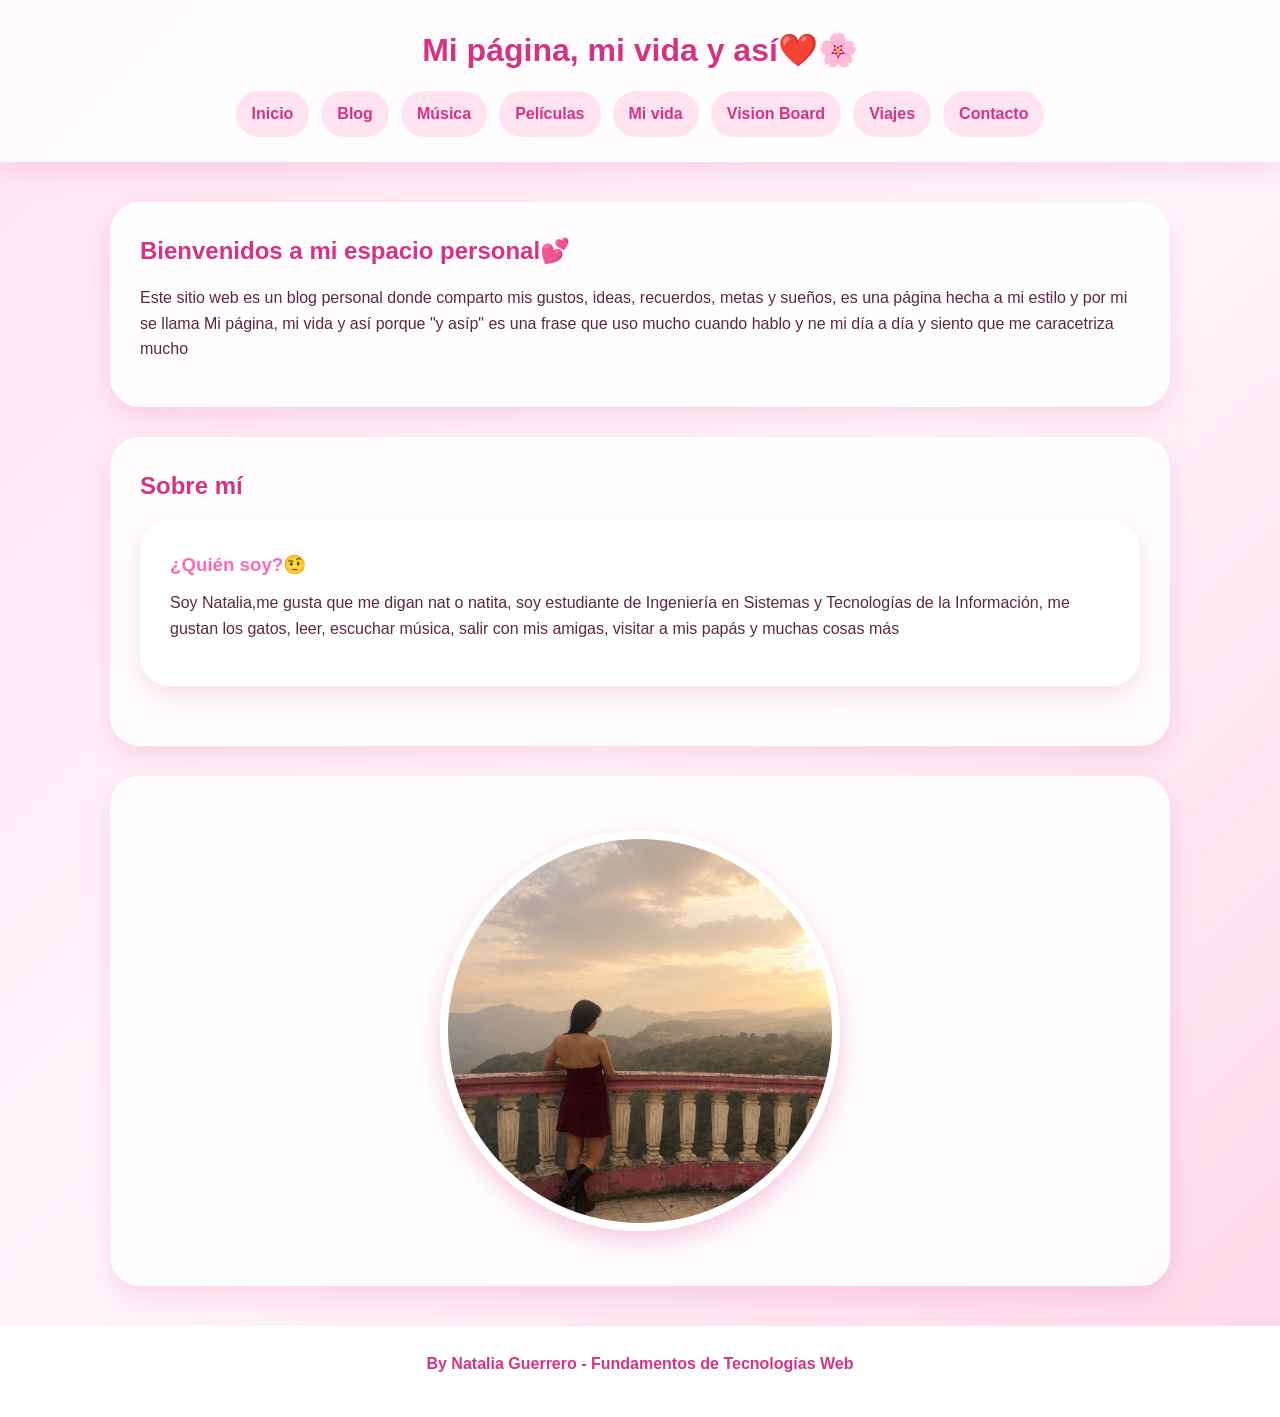
<file: index.html>
<!DOCTYPE html>
<html lang="es">
<head>
    <meta charset="UTF-8">
    <meta name="viewport" content="width=device-width, initial-scale=1.0">
    <title>Mi página, mi vida y así❤️</title>
    <link rel="stylesheet" href="css/estilos.css">
</head>
<body>

<header>
    <h1>Mi página, mi vida y así❤️🌸</h1>
    <nav>
        <a href="index.html">Inicio</a>
        <a href="blog.html">Blog</a>
        <a href="musica.html">Música</a>
        <a href="peliculas.html">Películas</a>
        <a href="vida.html">Mi vida</a>
        <a href="visionboard.html">Vision Board</a>
        <a href="viajes.html">Viajes</a>
        <a href="contacto.html">Contacto</a>
    </nav>
</header>

<main>
    <section>
        <h2>Bienvenidos a mi espacio personal💕</h2>
        <p>
            Este sitio web es un blog personal donde comparto mis gustos, ideas,
            recuerdos, metas y sueños, es una página hecha a mi estilo y por mi
            se llama Mi página, mi vida y así porque "y asíp" es una frase que uso 
            mucho cuando hablo y ne mi día a día y siento que me caracetriza mucho 
        </p>
    </section>

    <section>
        <h2>Sobre mí</h2>
        <article>
            <h3>¿Quién soy?🤨</h3>
            <p>
                Soy Natalia,me gusta que me digan nat o natita, soy
                estudiante de Ingeniería en Sistemas y Tecnologías de la Información, 
                me gustan los gatos, leer, escuchar música, salir con mis amigas, visitar a mis papás
                y muchas cosas más
            </p>
        </article>
    </section>

    <section>

    <img
        src="img/iniciooo.png"
        alt="Fotografía de Natalia"
        class="foto-inicio">

</section>
</main>

<footer>
    <p>By Natalia Guerrero - Fundamentos de Tecnologías Web</p>
</footer>

<script src="js/script.js"></script>
</body>
</html>
</file>
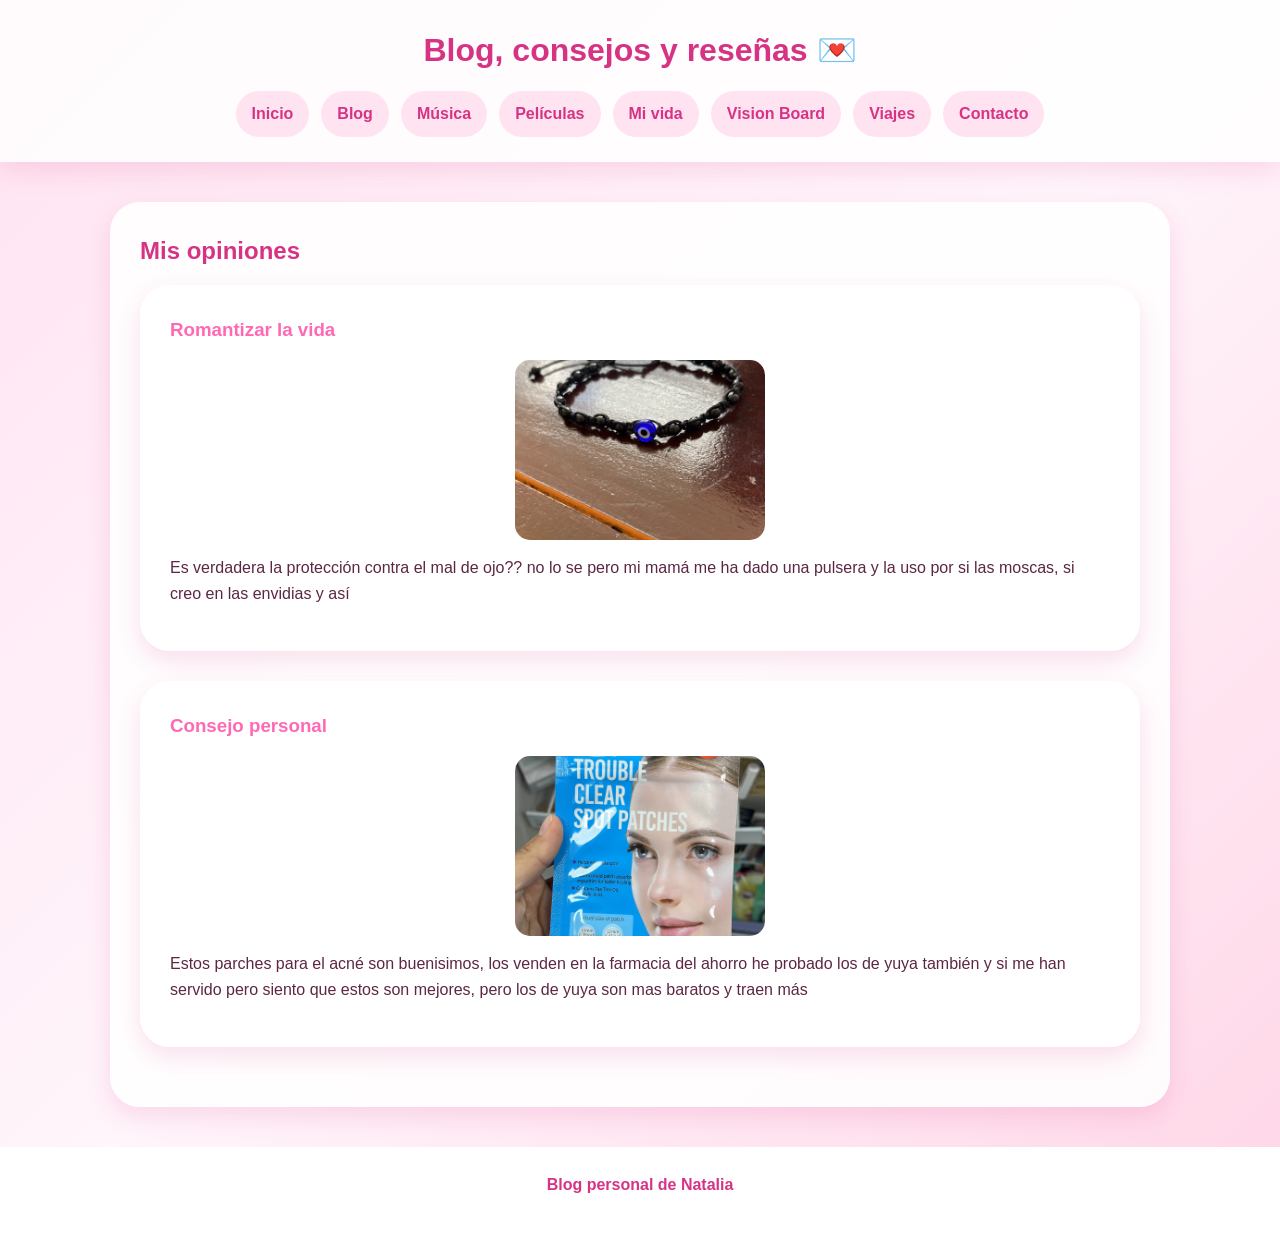
<file: blog.html>
<!DOCTYPE html>
<html lang="es">
<head>
    <meta charset="UTF-8">
    <meta name="viewport" content="width=device-width, initial-scale=1.0">
    <title>Blog | Mi página, mi vida y asíu</title>
    <link rel="stylesheet" href="css/estilos.css">
</head>
<body>

<header>
    <h1>Blog, consejos y reseñas 💌</h1>
    <nav>
        <a href="index.html">Inicio</a>
        <a href="blog.html">Blog</a>
        <a href="musica.html">Música</a>
        <a href="peliculas.html">Películas</a>
        <a href="vida.html">Mi vida</a>
        <a href="visionboard.html">Vision Board</a>
        <a href="viajes.html">Viajes</a>
        <a href="contacto.html">Contacto</a>
    </nav>
</header>

<main>
    <section>
        <h2>Mis opiniones</h2>

        <article>
            <h3>Romantizar la vida</h3>

            <img
                src="img/blog.jpg"
                alt="Imagen relacionada con romantizar la vida"
                class="blog-imagen">

            <p>
                Es verdadera la protección contra el mal de ojo?? no lo se pero mi mamá
                me ha dado una pulsera y la uso por si las moscas, si creo en las envidias y así
                
            </p>
        </article>

        <article>
            <h3>Consejo personal</h3>

            <img
                src="img/blog1.jpg"
                alt="Imagen relacionada con un consejo personal"
                class="blog-imagen">

            <p>
                Estos parches para el acné son buenisimos, los venden en la farmacia del ahorro
                he probado los de yuya también y si me han servido pero siento que estos son mejores, 
                pero los de yuya son mas baratos y traen más
            </p>
        </article>
    </section>
</main>

<footer>
    <p>Blog personal de Natalia</p>
</footer>

<script src="js/script.js"></script>

</body>
</html>
</file>
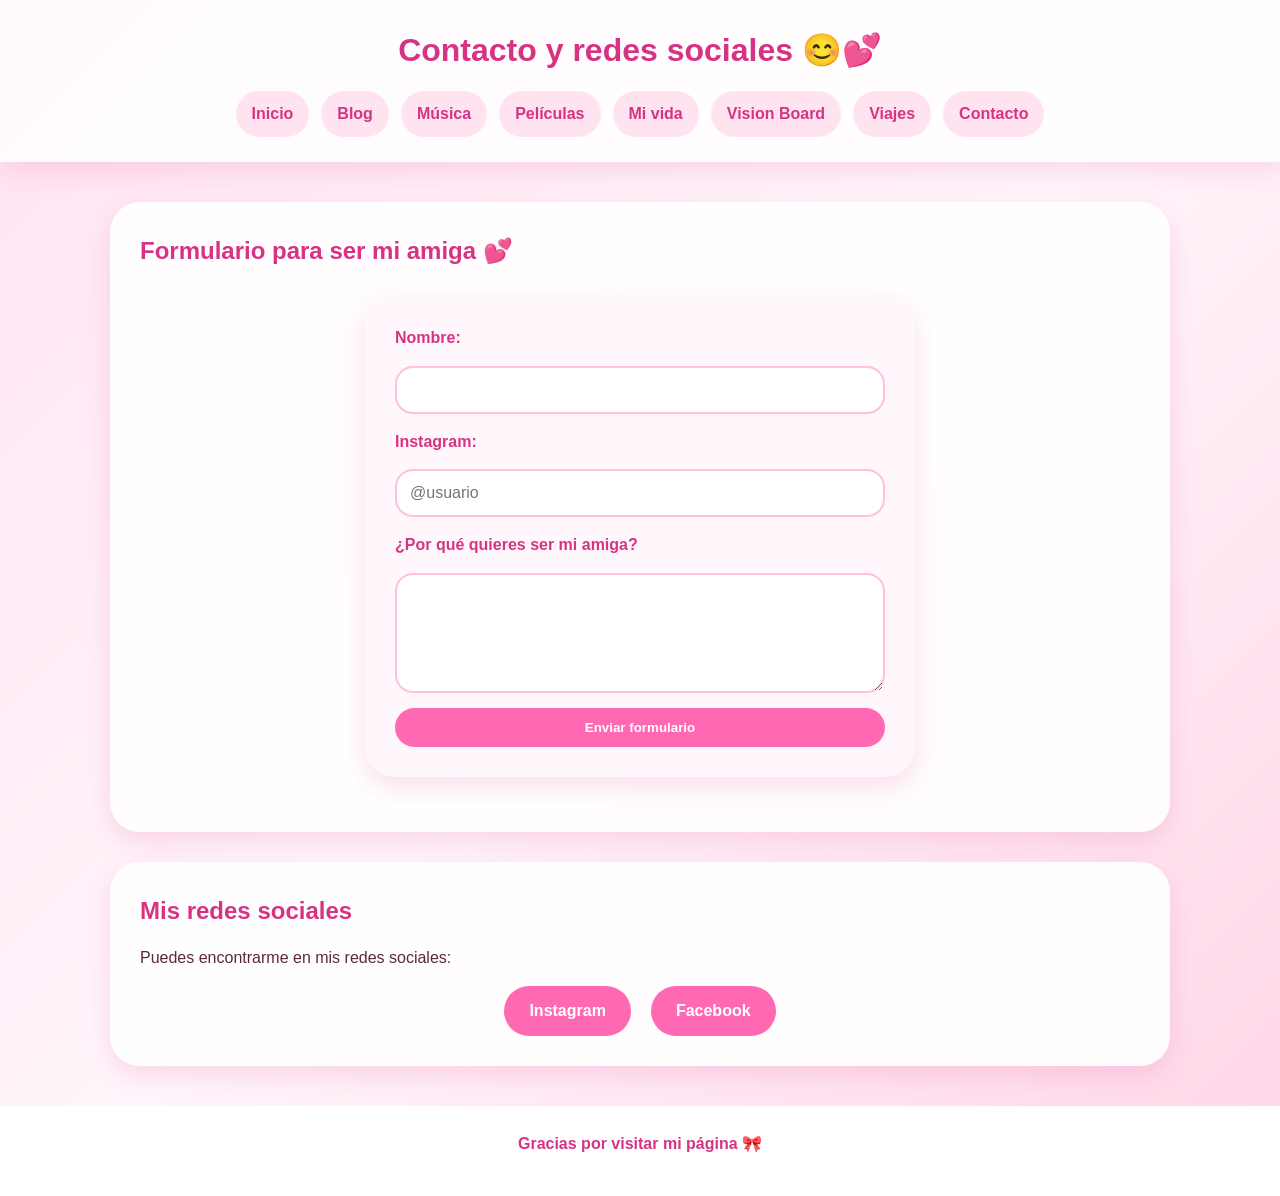
<file: contacto.html>
<!DOCTYPE html>
<html lang="es">
<head>
    <meta charset="UTF-8">
    <meta name="viewport" content="width=device-width, initial-scale=1.0">
    <title>Contacto | Mi página, mi vida y así</title>
    <link rel="stylesheet" href="css/estilos.css">
</head>
<body>

<header>
    <h1>Contacto y redes sociales 😊💕</h1>
    <nav>
        <a href="index.html">Inicio</a>
        <a href="blog.html">Blog</a>
        <a href="musica.html">Música</a>
        <a href="peliculas.html">Películas</a>
        <a href="vida.html">Mi vida</a>
        <a href="visionboard.html">Vision Board</a>
        <a href="viajes.html">Viajes</a>
        <a href="contacto.html">Contacto</a>
    </nav>
</header>

<main>

    <section>
        <h2>Formulario para ser mi amiga 💕</h2>

        <form id="formularioAmistad">
            <label for="nombre">Nombre:</label>
            <input type="text" id="nombre" required>

            <label for="instagram">Instagram:</label>
            <input type="text" id="instagram" placeholder="@usuario">

            <label for="mensaje">¿Por qué quieres ser mi amiga?</label>
            <textarea id="mensaje" required></textarea>

            <button type="submit">Enviar formulario</button>
        </form>

        <p id="respuestaFormulario"></p>
    </section>

    <section>
        <h2>Mis redes sociales</h2>

        <p>Puedes encontrarme en mis redes sociales:</p>

        <div class="redes-sociales">
            <a href="https://www.instagram.com/nananatgc"
               target="_blank"
               class="red-social">
                Instagram
            </a>

            <a href="https://www.facebook.com/nananatgc"
               target="_blank"
               class="red-social">
                Facebook
            </a>
        </div>
    </section>

</main>

<footer>
    <p>Gracias por visitar mi página 🎀</p>
</footer>

<script src="js/script.js"></script>
</body>
</html>
</file>
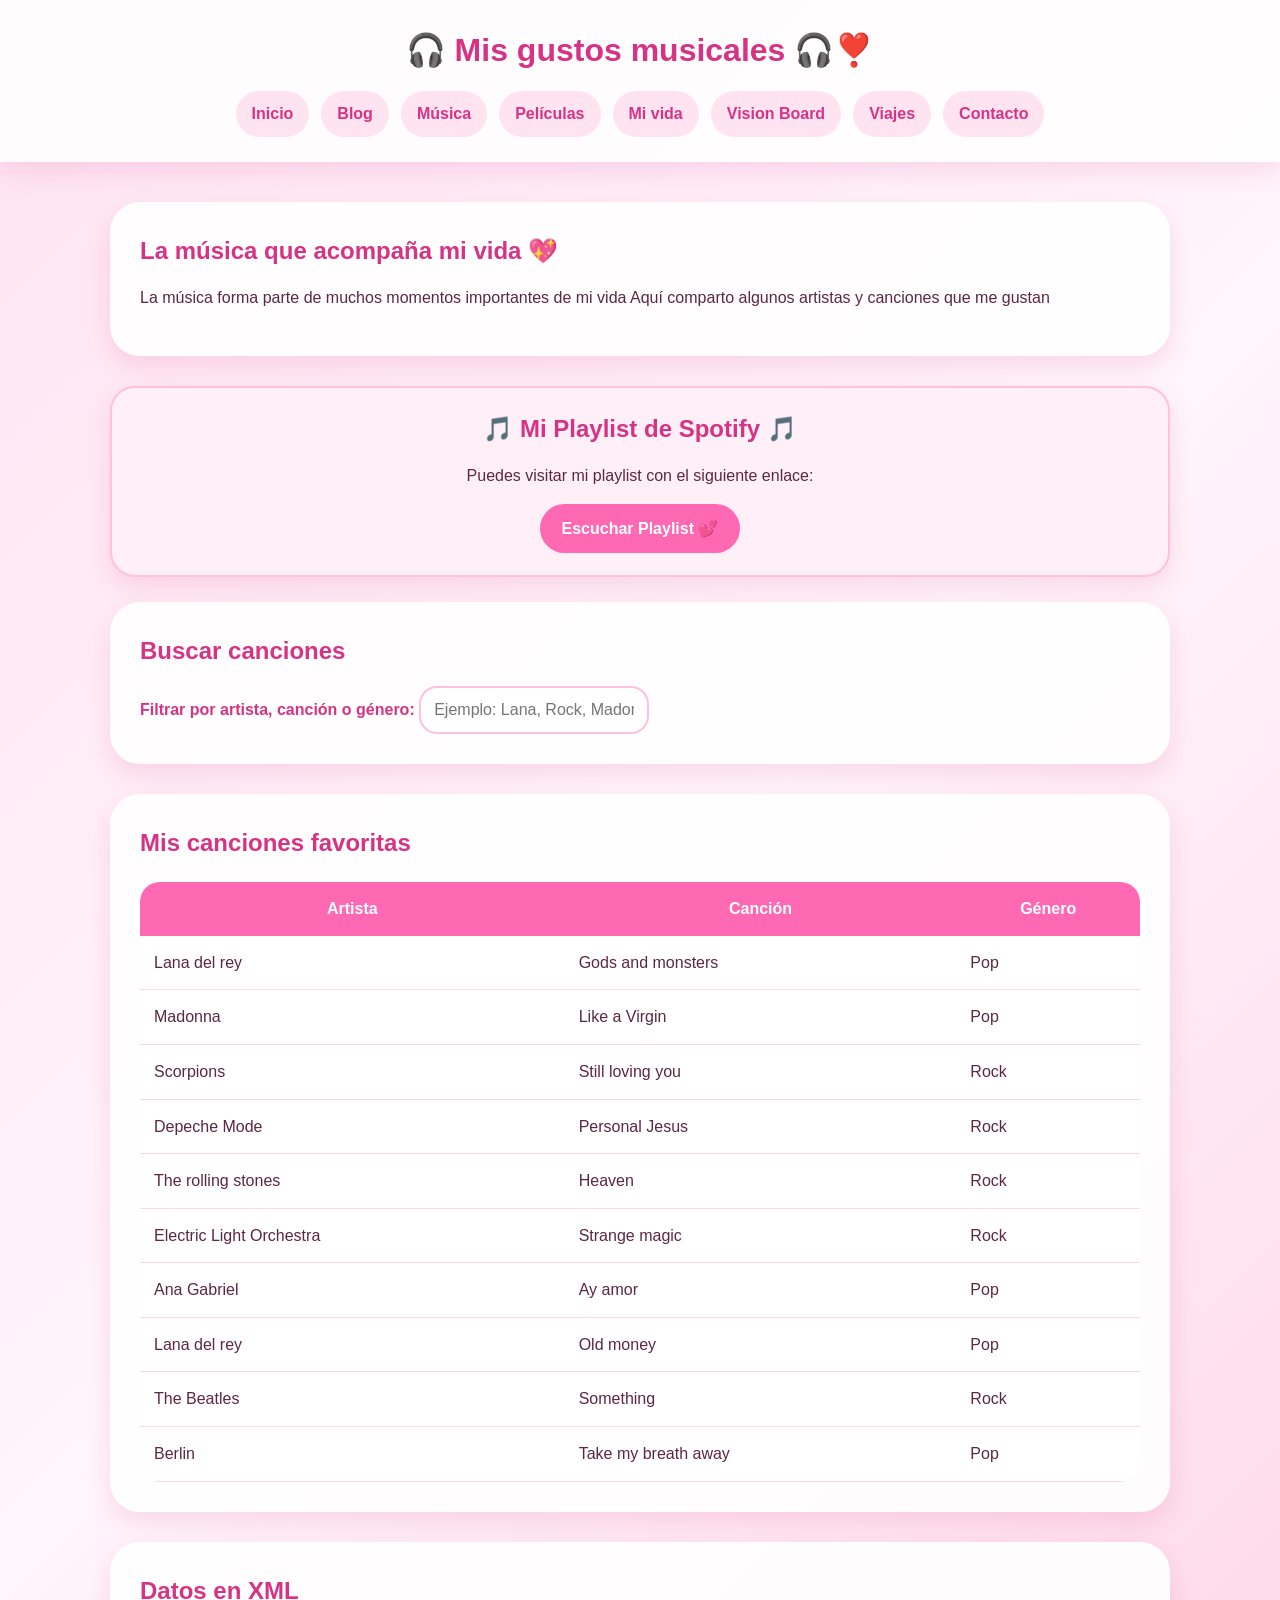
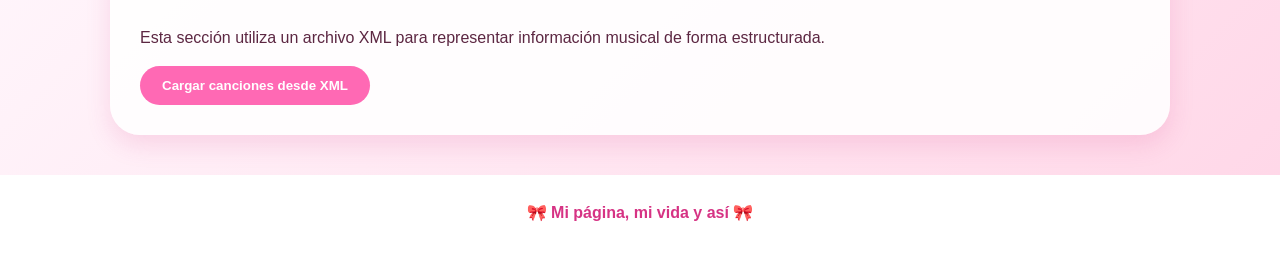
<file: musica.html>
<!DOCTYPE html>
<html lang="es">

<head>
    <meta charset="UTF-8">
    <meta name="viewport" content="width=device-width, initial-scale=1.0">
    <title>Mis gustos musicales 🎧❤️</title>

    <link rel="stylesheet" href="css/estilos.css">
</head>

<body>

    <header>

        <h1>🎧 Mis gustos musicales 🎧❣️</h1>

        <nav>
            <a href="index.html">Inicio</a>
            <a href="blog.html">Blog</a>
            <a href="musica.html">Música</a>
            <a href="peliculas.html">Películas</a>
            <a href="vida.html">Mi vida</a>
            <a href="visionboard.html">Vision Board</a>
            <a href="viajes.html">Viajes</a>
            <a href="contacto.html">Contacto</a>
        </nav>

    </header>

    <main>

        <section>

            <h2>La música que acompaña mi vida 💖</h2>

            <p>
                La música forma parte de muchos momentos importantes de mi vida
                Aquí comparto algunos artistas y canciones que me gustan
            </p>

        </section>

        <section class="spotify-box">

            <h2>🎵 Mi Playlist de Spotify 🎵</h2>

            <p>
                Puedes visitar mi playlist con el siguiente enlace:
            </p>

            <a
                href="https://open.spotify.com/playlist/5nVOAmzwQlTdKAlhNwn3YP?si=2b363c70e8174204"
                target="_blank"
                class="btn">

                Escuchar Playlist 💕
            </a>

        </section>

        <section>

            <h2>Buscar canciones</h2>

            <label for="filtroMusica">
                Filtrar por artista, canción o género:
            </label>

            <input
                type="text"
                id="filtroMusica"
                placeholder="Ejemplo: Lana, Rock, Madonna...">

        </section>

        <section>

            <h2>Mis canciones favoritas</h2>

            <table>

                <thead>

                    <tr>
                        <th>Artista</th>
                        <th>Canción</th>
                        <th>Género</th>
                    </tr>

                </thead>

                <tbody id="tablaMusica">

                </tbody>

            </table>

        </section>
        
        <section>
            <h2>Datos en XML</h2>
            <p>
                Esta sección utiliza un archivo XML para representar información musical
                de forma estructurada.
            </p>

            <button id="btnXML">Cargar canciones desde XML</button>

            <div id="resultadoXML"></div>
        </section>

        


    </main>

    <footer>

        <p>
            🎀 Mi página, mi vida y así 🎀
        </p>

    </footer>

    <script src="js/script.js"></script>

</body>

</html>
</file>
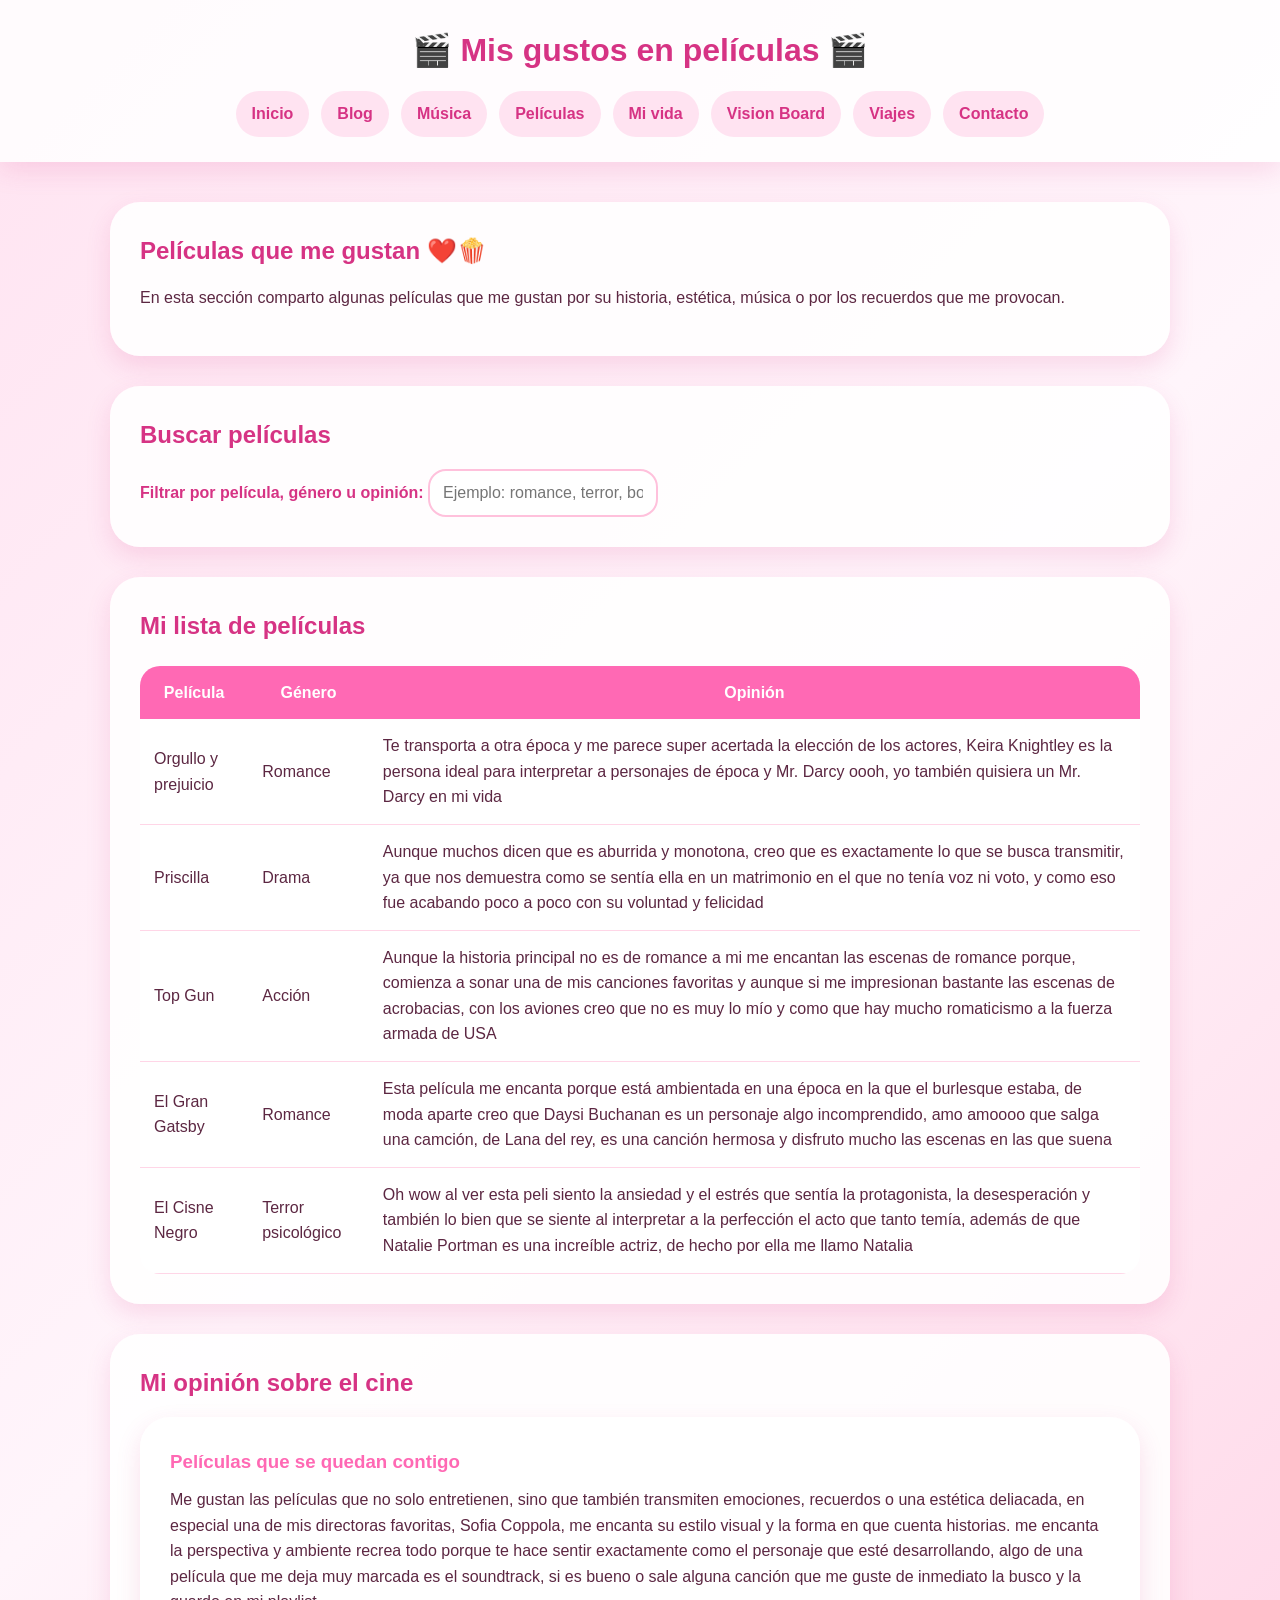
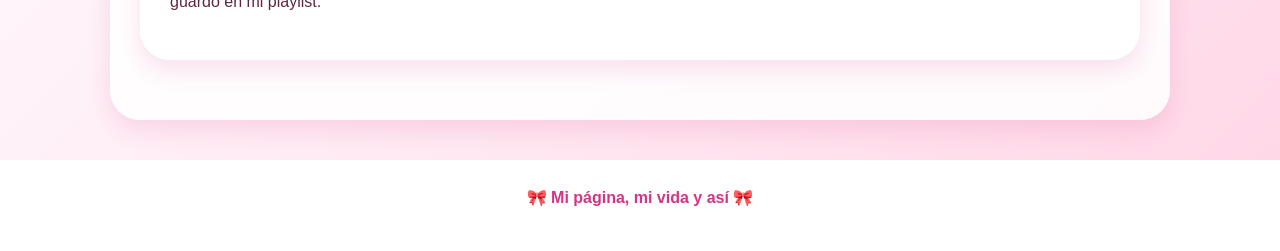
<file: peliculas.html>
<!DOCTYPE html>
<html lang="es">
<head>
    <meta charset="UTF-8">
    <meta name="viewport" content="width=device-width, initial-scale=1.0">
    <title>Películas | Mi página, mi vida y así❤️😊</title>
    <link rel="stylesheet" href="css/estilos.css">
</head>
<body>

<header>
    <h1>🎬 Mis gustos en películas 🎬</h1>
    <nav>
        <a href="index.html">Inicio</a>
        <a href="blog.html">Blog</a>
        <a href="musica.html">Música</a>
        <a href="peliculas.html">Películas</a>
        <a href="vida.html">Mi vida</a>
        <a href="visionboard.html">Vision Board</a>
        <a href="viajes.html">Viajes</a>
        <a href="contacto.html">Contacto</a>
    </nav>
</header>

<main>

    <section>
        <h2>Películas que me gustan ❤️🍿</h2>
        <p>
            En esta sección comparto algunas películas que me gustan por su historia,
            estética, música o por los recuerdos que me provocan.
        </p>
    </section>

    <section>
        <h2>Buscar películas</h2>

        <label for="filtroPeliculas">
            Filtrar por película, género u opinión:
        </label>

        <input 
            type="text" 
            id="filtroPeliculas" 
            placeholder="Ejemplo: romance, terror, bonita...">
    </section>

    <section>
        <h2>Mi lista de películas</h2>

        <table>
            <thead>
                <tr>
                    <th>Película</th>
                    <th>Género</th>
                    <th>Opinión</th>
                </tr>
            </thead>

            <tbody id="tablaPeliculas"></tbody>
        </table>
    </section>

    <section>
        <h2>Mi opinión sobre el cine</h2>

        <article>
            <h3>Películas que se quedan contigo</h3>
            <p>
                Me gustan las películas que no solo entretienen, sino que también
                transmiten emociones, recuerdos o una estética deliacada, en especial una de mis directoras favoritas, Sofia Coppola, me encanta su estilo visual y la forma en que cuenta historias.
                me encanta la perspectiva y ambiente recrea todo porque te hace sentir exactamente como el personaje que 
                esté desarrollando, algo de una película que me deja muy marcada es el soundtrack, si es bueno o sale alguna canción
                que me guste de inmediato la busco y la guardo en mi playlist.
            </p>
        </article>
    </section>

</main>

<footer>
    <p>🎀 Mi página, mi vida y así 🎀</p>
</footer>

<script src="js/script.js"></script>
</body>
</html>
</file>
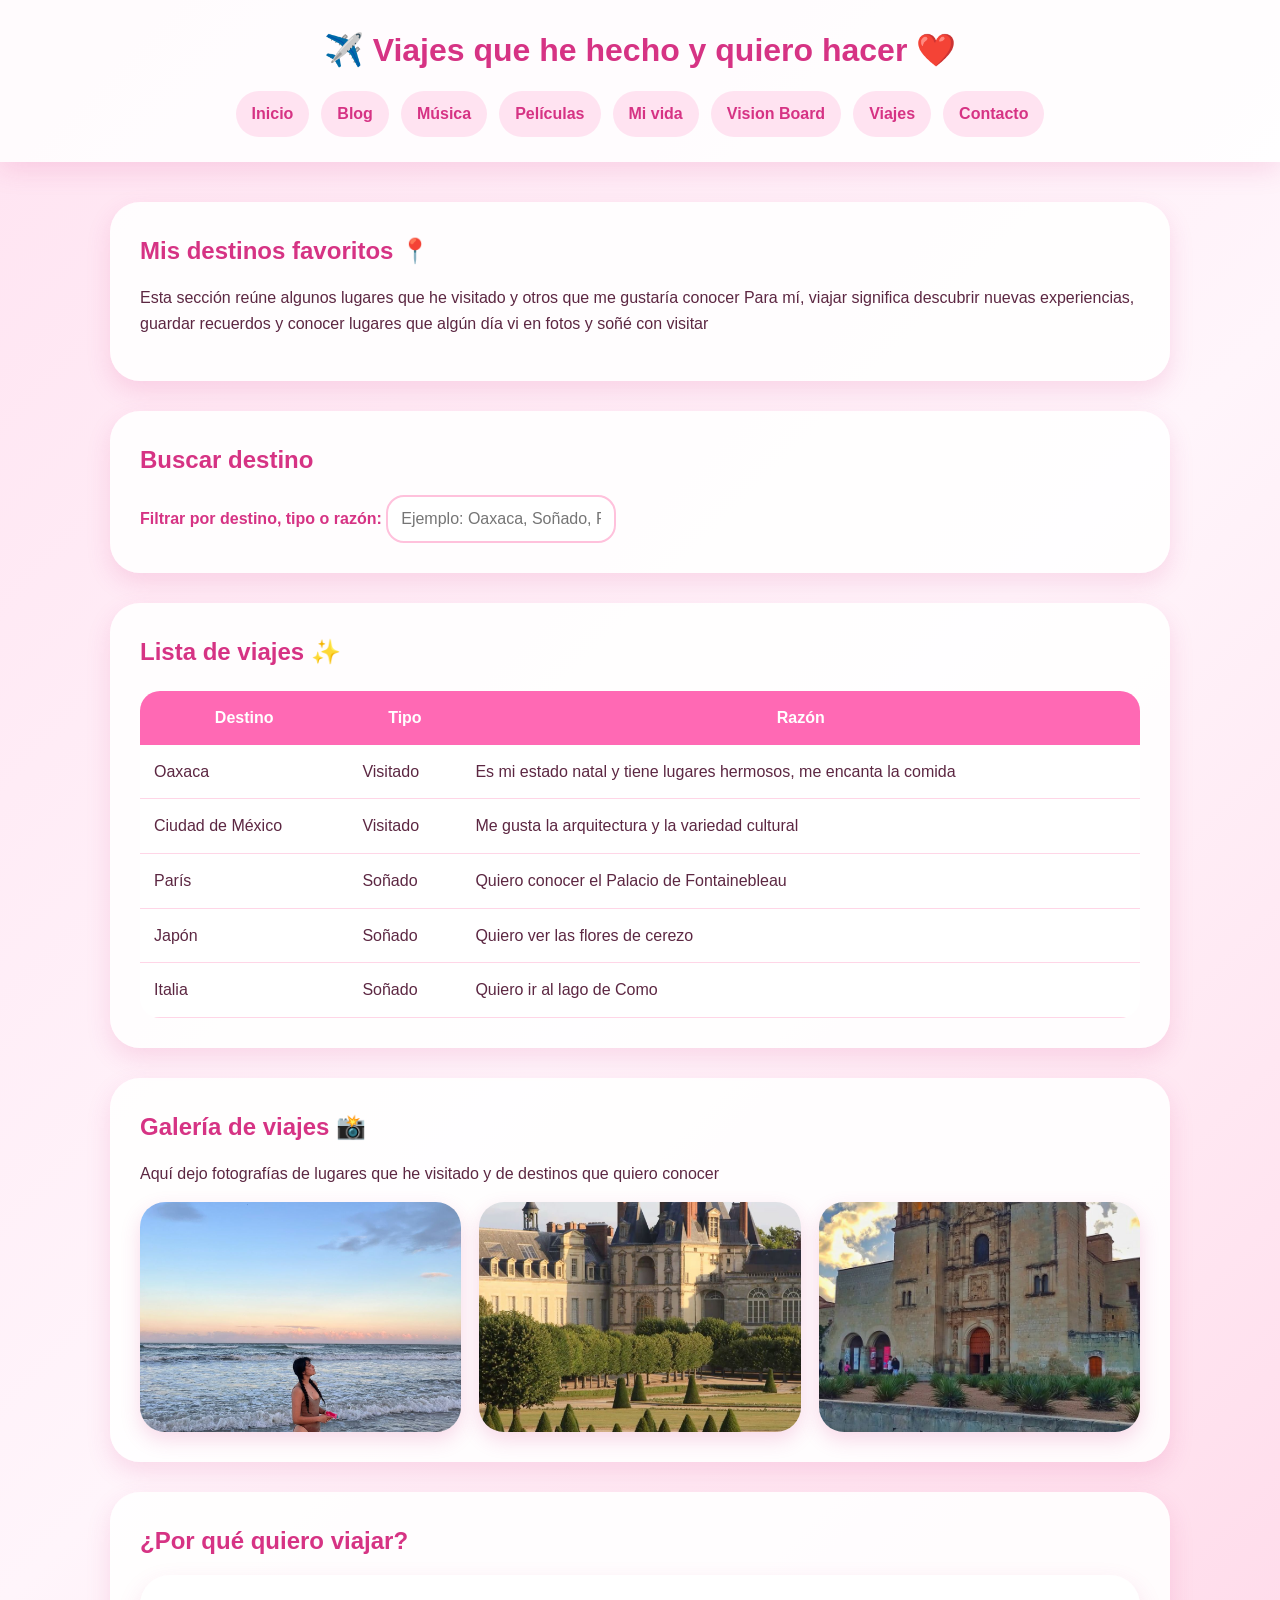
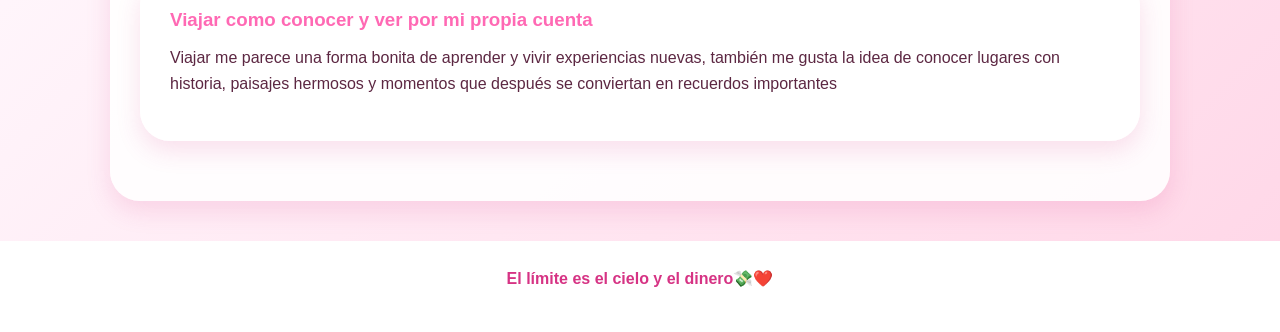
<file: viajes.html>
<!DOCTYPE html>
<html lang="es">

<head>
    <meta charset="UTF-8">
    <meta name="viewport" content="width=device-width, initial-scale=1.0">
    <title>Viajes | Mi página, mi vida y así❤️🌸</title>
    <link rel="stylesheet" href="css/estilos.css">
</head>

<body>

<header>
    <h1>✈️ Viajes que he hecho y quiero hacer ❤️</h1>

    <nav>
        <a href="index.html">Inicio</a>
        <a href="blog.html">Blog</a>
        <a href="musica.html">Música</a>
        <a href="peliculas.html">Películas</a>
        <a href="vida.html">Mi vida</a>
        <a href="visionboard.html">Vision Board</a>
        <a href="viajes.html">Viajes</a>
        <a href="contacto.html">Contacto</a>
    </nav>
</header>

<main>

    <section>
        <h2>Mis destinos favoritos 📍</h2>
        <p>
            Esta sección reúne algunos lugares que he visitado y otros que me gustaría conocer
            Para mí, viajar significa descubrir nuevas experiencias, guardar recuerdos y conocer
            lugares que algún  día vi en fotos y soñé con visitar
        </p>
    </section>

    <section>
        <h2>Buscar destino</h2>

        <label for="filtroViajes">
            Filtrar por destino, tipo o razón:
        </label>

        <input
            type="text"
            id="filtroViajes"
            placeholder="Ejemplo: Oaxaca, Soñado, Playa...">
    </section>

    <section>
        <h2>Lista de viajes ✨</h2>

        <table>
            <thead>
                <tr>
                    <th>Destino</th>
                    <th>Tipo</th>
                    <th>Razón</th>
                </tr>
            </thead>

            <tbody id="tablaViajes"></tbody>
        </table>
    </section>

    <section>
        <h2>Galería de viajes 📸</h2>
        <p>
            Aquí dejo fotografías de lugares que he visitado y de destinos que quiero conocer
        </p>

        <div class="galeria">
            <img src="img/viajes1.jpg" alt="Destino Oaxaca">
            <img src="img/viajes3.JPG" alt="Destino de playa soñado">
            <img src="img/oaxaca.jpg" alt="Viaje soñado a Oaxaca">
        </div>
    </section>

    <section>
        <h2>¿Por qué quiero viajar?</h2>

        <article>
            <h3>Viajar como conocer y ver por mi propia cuenta</h3>
            <p>
                Viajar me parece una forma bonita de aprender y vivir experiencias
                nuevas, también me gusta la idea de conocer lugares con historia, paisajes
                hermosos y momentos que después se conviertan en recuerdos importantes
            </p>
        </article>
    </section>

</main>

<footer>
    <p> El límite es el cielo y el dinero💸❤️</p>
</footer>

<script src="js/script.js"></script>

</body>
</html>
</file>
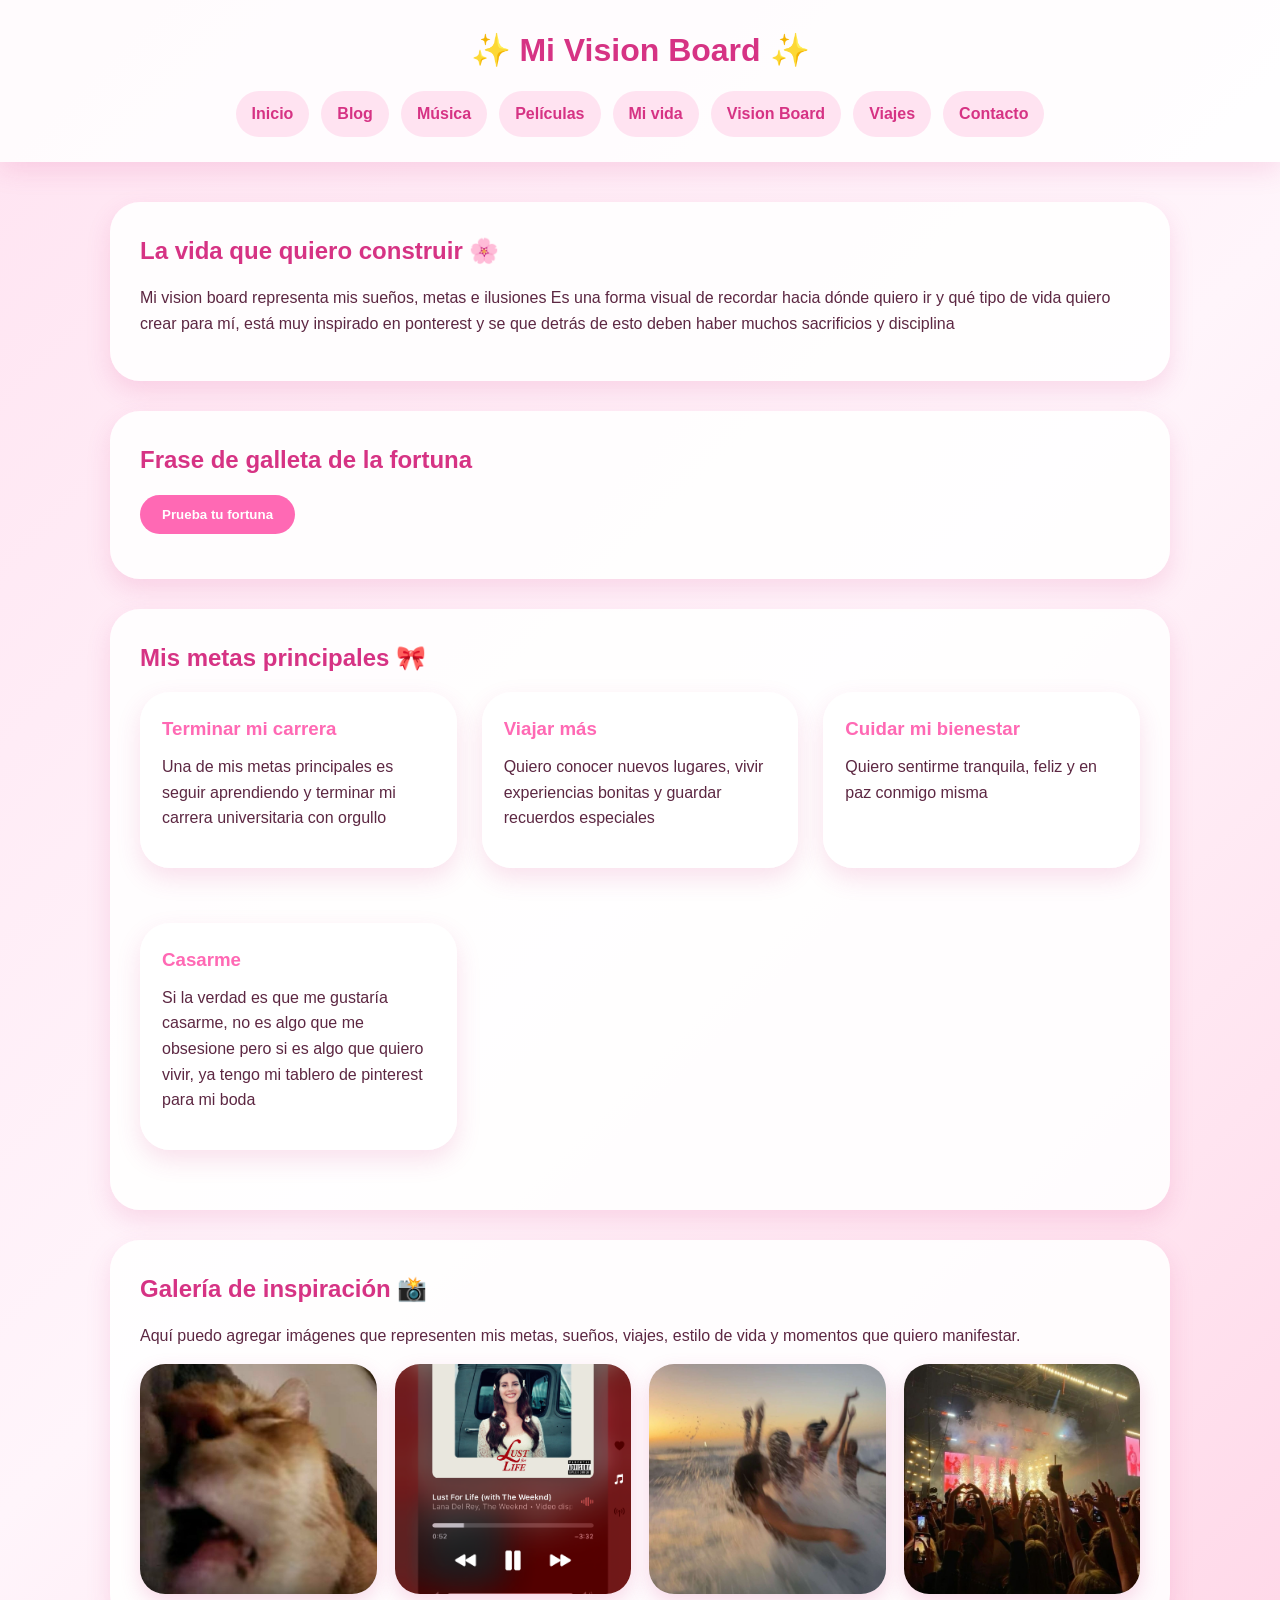
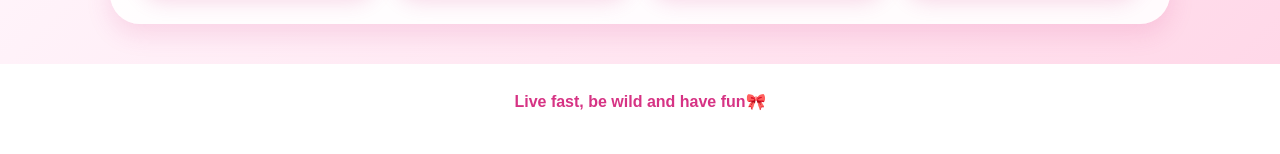
<file: visionboard.html>
<!DOCTYPE html>
<html lang="es">

<head>
    <meta charset="UTF-8">
    <meta name="viewport" content="width=device-width, initial-scale=1.0">
    <title>Vision Board | Mi página, mi vida y dos</title>
    <link rel="stylesheet" href="css/estilos.css">
</head>

<body>

<header>
    <h1>✨ Mi Vision Board ✨</h1>

    <nav>
        <a href="index.html">Inicio</a>
        <a href="blog.html">Blog</a>
        <a href="musica.html">Música</a>
        <a href="peliculas.html">Películas</a>
        <a href="vida.html">Mi vida</a>
        <a href="visionboard.html">Vision Board</a>
        <a href="viajes.html">Viajes</a>
        <a href="contacto.html">Contacto</a>
    </nav>
</header>

<main>

    <section>
        <h2>La vida que quiero construir 🌸</h2>
        <p>
            Mi vision board representa mis sueños, metas e ilusiones
            Es una forma visual de recordar hacia dónde quiero ir y qué tipo
            de vida quiero crear para mí, está muy inspirado en ponterest y se que detrás de 
            esto deben haber muchos sacrificios y disciplina
        </p>
    </section>

    <section>
        <h2>Frase de galleta de la fortuna</h2>

        <button id="btnFrase">Prueba tu fortuna</button>

        <p id="fraseAzar"></p>
    </section>

    <section>
        <h2>Mis metas principales 🎀</h2>

        <div class="blog-grid">

            <article class="blog-card">
                <div class="blog-content">
                    <h3>Terminar mi carrera</h3>
                    <p>
                        Una de mis metas principales es seguir aprendiendo y terminar
                        mi carrera universitaria con orgullo
                    </p>
                </div>
            </article>

            <article class="blog-card">
                <div class="blog-content">
                    <h3>Viajar más</h3>
                    <p>
                        Quiero conocer nuevos lugares, vivir experiencias bonitas
                        y guardar recuerdos especiales
                    </p>
                </div>
            </article>

            <article class="blog-card">
                <div class="blog-content">
                    <h3>Cuidar mi bienestar</h3>
                    <p>
                        Quiero sentirme tranquila, feliz y en paz conmigo misma
                    </p>
                </div>
            </article>

                        <article class="blog-card">
                <div class="blog-content">
                    <h3>Casarme</h3>
                    <p>
                        Si la verdad es que me gustaría casarme, no es algo que me obsesione pero si es 
                        algo que quiero vivir, ya tengo mi tablero de pinterest para mi boda
                    </p>
                </div>
            </article>

        </div>
    </section>

    <section>
        <h2>Galería de inspiración 📸</h2>
        <p>
            Aquí puedo agregar imágenes que representen mis metas, sueños,
            viajes, estilo de vida y momentos que quiero manifestar.
        </p>

        <div class="galeria">
            <img src="img/vb.JPG" alt="Playa como inspiración de tranquilidad">
            <img src="img/musica3.PNG" alt="Meta profesional y carrera universitaria">
            <img src="img/vb3.JPG" alt="Viajes soñados para el futuro">
            <img src="img/vb4.JPG" alt="Bienestar personal y paz mental">
        </div>
    </section>

</main>

<footer>
    <p> Live fast, be wild and have fun🎀</p>
</footer>

<script src="js/script.js"></script>

</body>
</html>
</file>
<file: css/estilos.css>
*{
    box-sizing: border-box;
    margin: 0;
    padding: 0;
}

body{
    font-family: 'Segoe UI', Arial, sans-serif;
    background: linear-gradient(135deg, #ffe3f1, #fff5fb, #ffd6e7);
    color: #5c2742;
    line-height: 1.6;
}

header{
    background: rgba(255, 255, 255, 0.85);
    padding: 25px;
    text-align: center;
    box-shadow: 0 8px 25px rgba(214, 51, 132, 0.15);
    position: sticky;
    top: 0;
    z-index: 10;
}

header h1{
    color: #d63384;
    margin-bottom: 15px;
    font-size: 2rem;
}

nav{
    display: flex;
    justify-content: center;
    flex-wrap: wrap;
    gap: 12px;
}

nav a{
    text-decoration: none;
    color: #d63384;
    background: #ffe3f1;
    padding: 10px 16px;
    border-radius: 25px;
    font-weight: bold;
    transition: 0.3s;
}

nav a:hover{
    background: #ff69b4;
    color: white;
    transform: translateY(-3px);
}

main{
    max-width: 1100px;
    margin: 40px auto;
    padding: 0 20px;
}

section, article{
    background: rgba(255, 255, 255, 0.9);
    margin-bottom: 30px;
    padding: 30px;
    border-radius: 30px;
    box-shadow: 0 10px 25px rgba(214, 51, 132, 0.15);
}

h2{
    color: #d63384;
    margin-bottom: 15px;
}

h3{
    color: #ff69b4;
    margin-bottom: 10px;
}

p{
    margin-bottom: 15px;
}

img{
    max-width: 100%;
    display: block;
}

button, .btn{
    display: inline-block;
    background: #ff69b4;
    color: white;
    border: none;
    padding: 12px 22px;
    border-radius: 25px;
    text-decoration: none;
    font-weight: bold;
    cursor: pointer;
    transition: 0.3s;
}

button:hover, .btn:hover{
    background: #d63384;
    transform: scale(1.05);
}

footer{
    text-align: center;
    background: white;
    color: #d63384;
    padding: 25px;
    margin-top: 40px;
    font-weight: bold;
}


.blog-grid{
    display: grid;
    grid-template-columns: repeat(auto-fit, minmax(260px, 1fr));
    gap: 25px;
}

.blog-card{
    padding: 0;
    overflow: hidden;
}

.blog-card img{
    width: 100%;
    height: 220px;
    object-fit: cover;
}

.blog-content{
    padding: 22px;
}


form{
    max-width: 550px;
    margin: 25px auto;
    background: #fff7fb;
    padding: 30px;
    border-radius: 30px;
    box-shadow: 0 10px 25px rgba(214, 51, 132, 0.15);
    display: flex;
    flex-direction: column;
    gap: 15px;
}

label{
    color: #d63384;
    font-weight: bold;
    text-align: left;
}

input, textarea{
    padding: 13px;
    border: 2px solid #ffc1dc;
    border-radius: 18px;
    font-size: 1rem;
    outline: none;
    font-family: inherit;
}

textarea{
    min-height: 120px;
    resize: vertical;
}

input:focus, textarea:focus{
    border-color: #ff69b4;
    box-shadow: 0 0 8px rgba(255, 105, 180, 0.3);
}


table{
    width: 100%;
    border-collapse: collapse;
    margin-top: 20px;
    background: white;
    border-radius: 20px;
    overflow: hidden;
}

th{
    background: #ff69b4;
    color: white;
    padding: 14px;
}

td{
    padding: 14px;
    border-bottom: 1px solid #ffd6e7;
}

tr:hover{
    background: #fff0f7;
}


.galeria{
    display: grid;
    grid-template-columns: repeat(auto-fit, minmax(180px, 1fr));
    gap: 18px;
}

.galeria img{
    width: 100%;
    height: 230px;
    object-fit: cover;
    border-radius: 25px;
    box-shadow: 0 8px 20px rgba(214, 51, 132, 0.18);
    transition: 0.3s;
}

.galeria img:hover{
    transform: scale(1.04) rotate(-1deg);
}


@media(max-width: 768px){
    header h1{
        font-size: 1.5rem;
    }

    nav{
        flex-direction: column;
        align-items: center;
    }

    nav a{
        width: 90%;
    }

    main{
        margin: 25px auto;
    }

    section, article{
        padding: 22px;
    }
}
.spotify-box{
    background: #fff0f7;
    border: 2px solid #ffc1dc;
    padding: 22px;
    border-radius: 25px;
    margin: 25px 0;
    text-align: center;
}

.blog-imagen{
    width: 250px;
    height: 180px;
    object-fit: cover;
    border-radius: 15px;
    display: block;
    margin: 15px auto;
}

.foto-inicio{
    width: 400px;
    height: 400px;
    object-fit: cover;
    border-radius: 50%;
    display: block;
    margin: 25px auto;
    border: 8px solid white;
    box-shadow: 0 10px 25px rgba(214, 51, 132, 0.25);
}
.redes-sociales{
    display: flex;
    justify-content: center;
    gap: 20px;
    flex-wrap: wrap;
}

.red-social{
    text-decoration: none;
    background: #ff69b4;
    color: white;
    padding: 12px 25px;
    border-radius: 25px;
    font-weight: bold;
    transition: 0.3s;
}

.red-social:hover{
    background: #d63384;
    transform: translateY(-3px);
}
</file>
